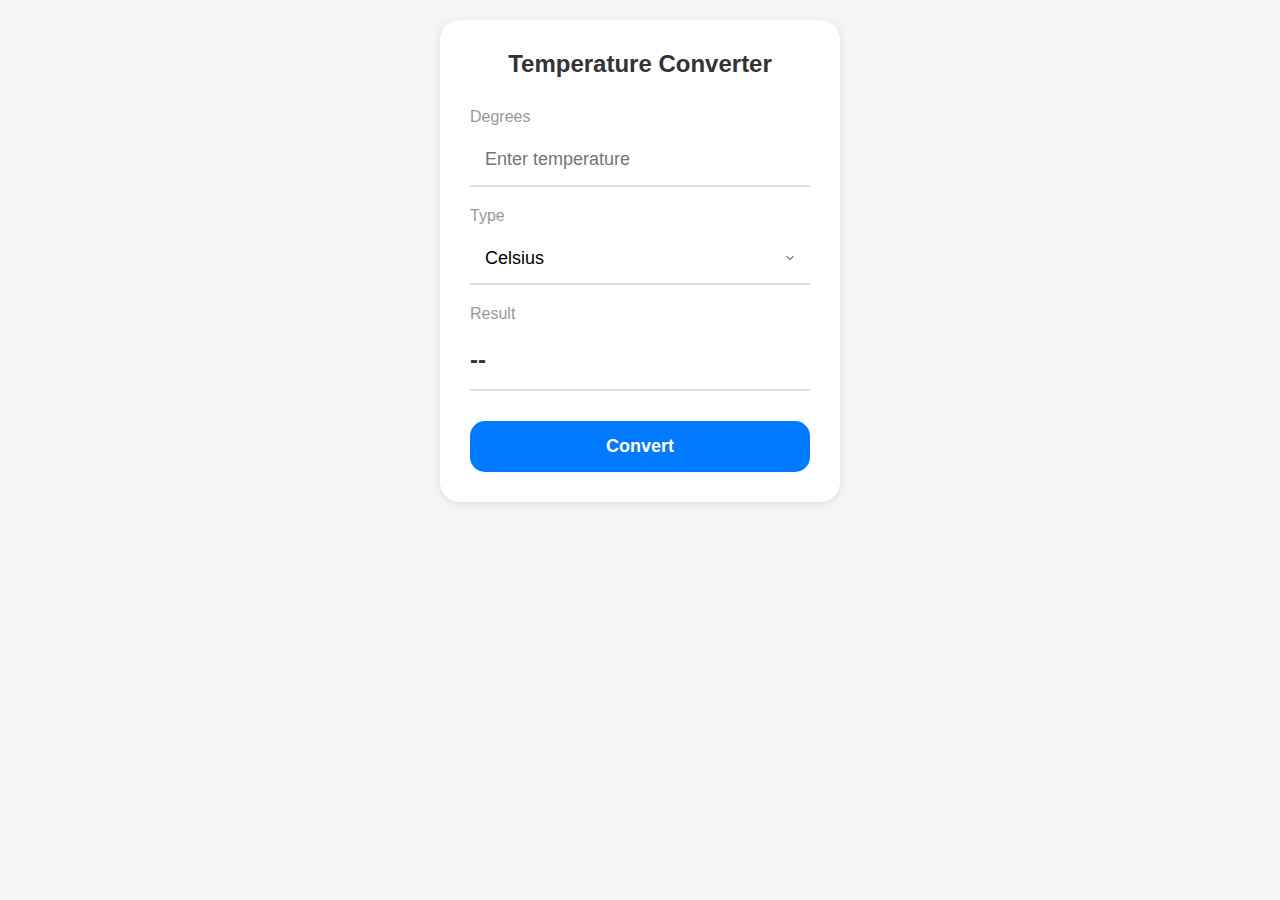
<file: Task-3/index.html>
<!DOCTYPE html>
<html lang="en">
<head>
    <meta charset="UTF-8">
    <meta name="viewport" content="width=device-width, initial-scale=1.0">
    <title>Temperature Converter</title>
    <link rel="stylesheet" href="styles.css">
</head>
<body>
    <div class="container">
        <h1>Temperature Converter</h1>
        <div class="input-group">
            <label for="temperature">Degrees</label>
            <input type="number" id="temperature" placeholder="Enter temperature">
        </div>
        <div class="input-group">
            <label for="unit">Type</label>
            <select id="unit">
                <option value="Celsius">Celsius</option>
                <option value="Fahrenheit">Fahrenheit</option>
                <option value="Kelvin">Kelvin</option>
            </select>
        </div>
        <div class="result-group">
            <label>Result</label>
            <div id="result">--</div>
        </div>
        <button id="convertBtn">Convert</button>
    </div>
    <script src="script.js"></script>
</body>
</html>
</file>
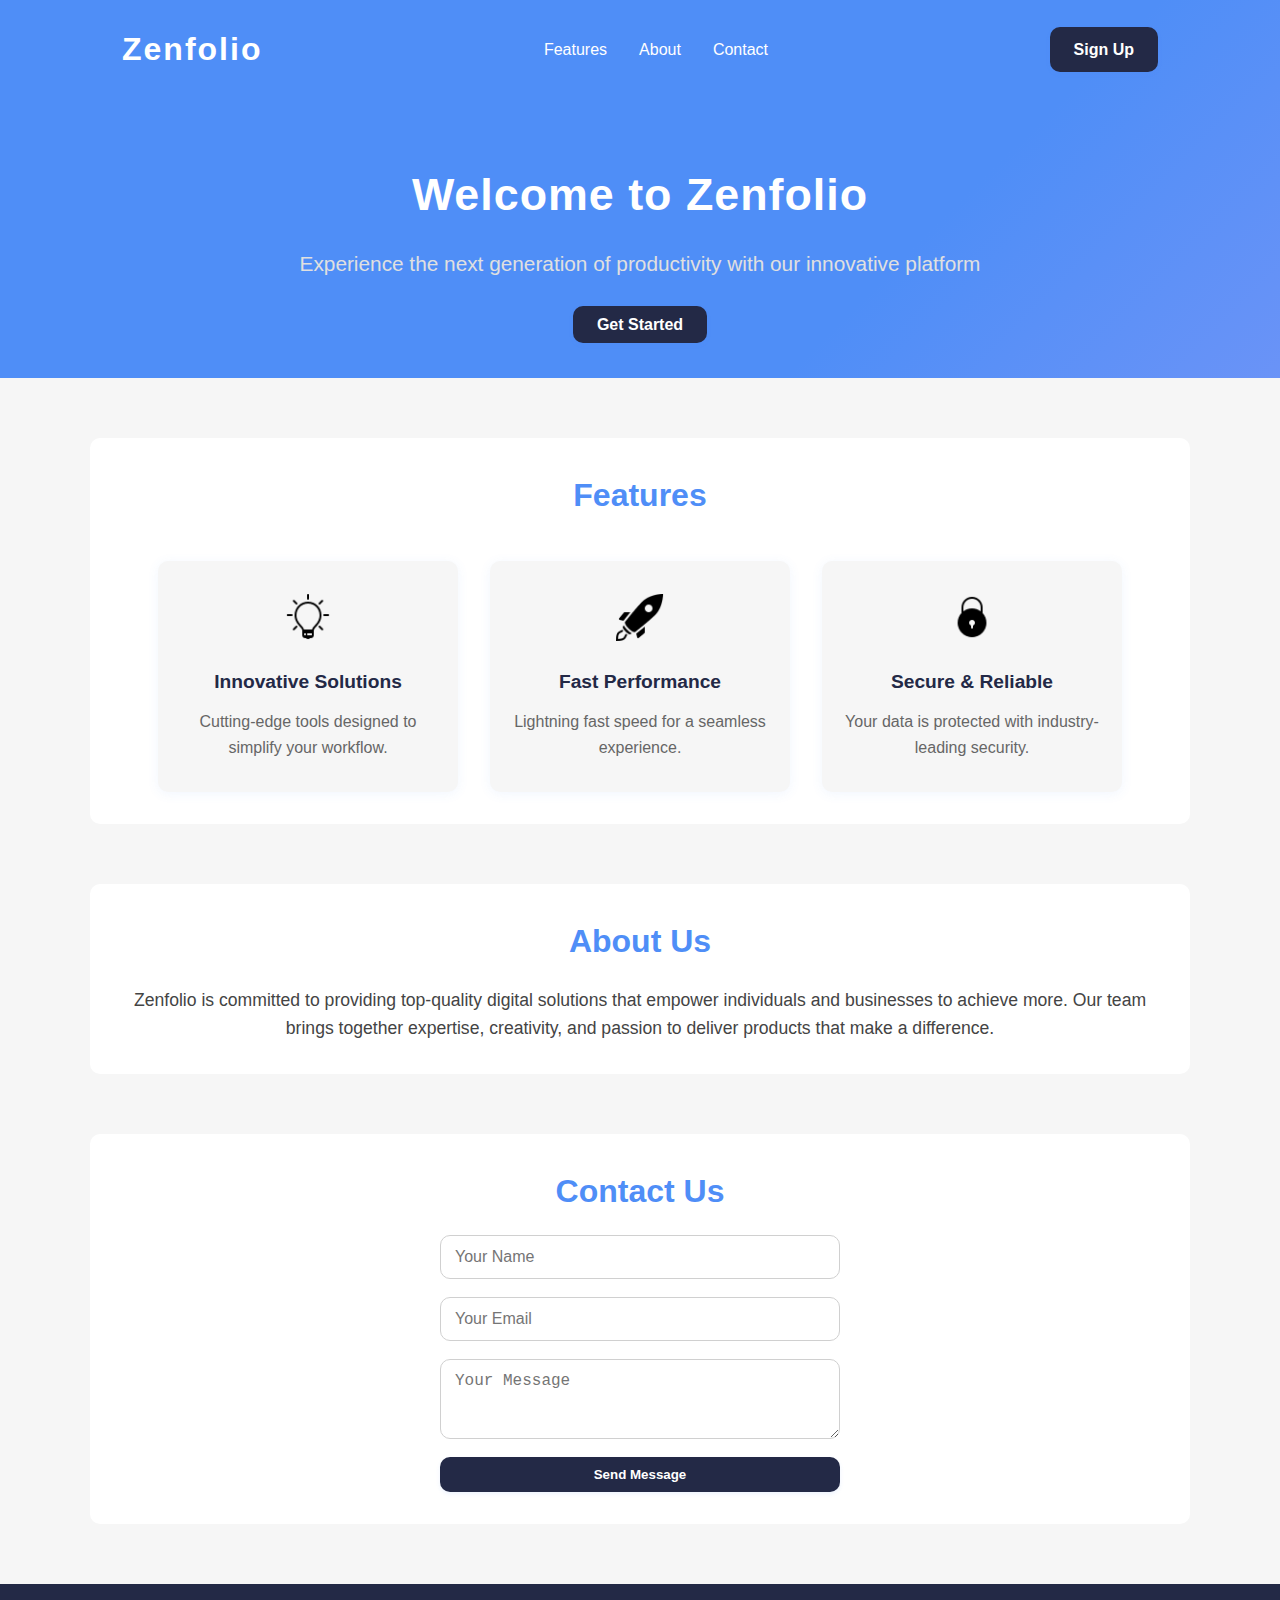
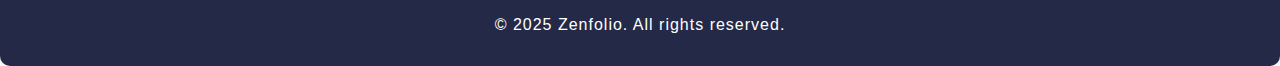
<file: Task-1/LandingPage.html>
<!DOCTYPE html>
<html lang="en">
<head>
    <meta charset="UTF-8">
    <meta name="viewport" content="width=device-width, initial-scale=1.0">
    <title>Landing Page</title>
    <link rel="stylesheet" href="format.css">
</head>
<body>
    <header>
        <nav class="navbar">
            <div class="logo">Zenfolio</div>
            <ul class="nav-links">
                <li><a href="#feature">Features</a></li>
                <li><a href="#about">About</a></li>
                <li><a href="#contact">Contact</a></li>
            </ul>
            <a href="#signup" class="btn-primary">Sign Up</a>
        </nav>
        <div class="hero">
            <h1>Welcome to Zenfolio</h1>
            <p>Experience the next generation of productivity with our innovative platform</p>
            <a href="#signup" class="btn-primary">Get Started</a>
        </div>
    </header>

    <section id="features" class="features-section">
        <h2>Features</h2>
        <div class="features-container">
            <div class="feature-card">
                <img src="light.png" alt="light">
                <h3>Innovative Solutions</h3>
                <p>Cutting-edge tools designed to simplify your workflow.</p>
            </div>
            <div class="feature-card">
                <img src="rocket.png" alt="rocket">
                <h3>Fast Performance</h3>
                <p>Lightning fast speed for a seamless experience.</p>
            </div>
            <div class="feature-card">
                <img src="lock.png" alt="lock">
                <h3>Secure  & Reliable</h3>
                <p>Your data is protected with industry-leading security.</p>
            </div>
        </div>
    </section>

    <section id="about" class="about-section">
        <h2>About Us</h2>
        <p>
            Zenfolio is committed to providing top-quality digital solutions that empower individuals and businesses to achieve more. Our team brings together expertise, creativity, and passion to deliver products that make a difference.
        </p>
    </section>

    <section id="contact" class="contact-section">
        <h2>Contact Us</h2>
        <form class="contact-form">
            <input type="text" placeholder="Your Name" required>
            <input type="email" placeholder="Your Email" required>
            <textarea placeholder="Your Message" required></textarea>
            <button type="submit" class="btn-primary">Send Message</button>
        </form>
    </section>

    <footer>
        <p>&copy; 2025 Zenfolio. All rights reserved.</p>
    </footer>
</body>
</html>
</file>
<file: Task-3/styles.css>
*{
    margin: 0;
    padding: 0;
    box-sizing: border-box;
}

body{
    font-family: -apple-system, BlinkMacSystemFont, 'Segoe UI', Roboto, sans-serif;
    background-color: #f5f5f5;
    padding: 20px;
}

.container{
    max-width: 400px;
    margin: 0 auto;
    background: white;
    border-radius: 20px;
    padding: 30px;
    box-shadow: 0 2px 10px rgba(0,0,0,0.1);
}

h1{
    text-align: center;
    margin-bottom: 30px;
    font-size: 24px;
    font-weight: 600;
    color: #333;
}

.input-group{
    margin-bottom: 20px;
}

.input-group label{
    display: block;
    margin-bottom: 8px;
    color: #999;
    font-size: 16px;
}

#temperature{
    width: 100%;
    padding: 15px;
    border: none;
    border-bottom: 2px solid #e0e0e0;
    font-size: 18px;
    background: transparent;
    outline: none;
}

#temperature:focus{
    border-bottom-color: #007AFF;
}

#unit{
    width: 100%;
    padding: 15px;
    border: none;
    border-bottom: 2px solid #e0e0e0;
    font-size: 18px;
    background: transparent;
    outline: none;
    appearance: none;
    background-image: url("data:image/svg+xml,%3csvg xmlns='http://www.w3.org/2000/svg' fill='none' viewBox='0 0 20 20'%3e%3cpath stroke='%236b7280' stroke-linecap='round' stroke-linejoin='round' stroke-width='1.5' d='M6 8l4 4 4-4'/%3e%3c/svg%3e");
    background-repeat: no-repeat;
    background-position: right 12px center;
    background-size: 16px;
    padding-right: 40px;
}

#unit:focus{
    border-bottom-color: #007AFF
}

.result-group{
    margin-bottom: 30px;
}

.result-group label{
    display: block;
    margin-bottom: 8px;
    color: #999;
    font-size: 16px;
}

#result{
    font-size: 24px;
    font-weight: 600;
    color: #333;
    padding: 15px 0;
    border-bottom: 2px solid #e0e0e0;
}

#convertBtn{
    width: 100%;
    padding: 15px;
    background: #007AFF;
    color: white;
    border: none;
    border-radius: 15px;
    font-size: 18px;
    font-weight: 600;
    cursor: pointer;
    transition: background-color 0.3s;
}

#converterBtn:hover{
    background: #0056CC;
}

#convertBtn:active{
    transform: translateY(1px);
}
</file>
<file: Task-1/format.css>
:root{
    --primary: #4F8EF7;
    --secondary: #fff;
    --accent: #232946;
    --background: #f6f6f6;
    --shadow: 0 4px 24px rgba(0,0,0,0,0,08);
    --radius: 10px;
    --max-width: 1100px;
}

*{
    box-sizing: border-box;
    margin: 0;
    padding: 0;
}

body{
    font-family: 'Segoe UI', 'Roboto', Arial, sans-serif;
    background: var(--background);
    color: var(--accent);
    line-height: 1.6;
}

header {
    background: linear-gradient(135deg, var(--primary) 70%, #6A93F7 100%);
    color: var(--secondary);
    padding-bottom: 40px;
    box-shadow: var(--shadow);
}

.navbar{
    display: flex;
    align-items: center;
    justify-content: space-between;
    max-width: var(--max-width);
    margin: 0 auto;
    padding: 24px 32px;
}

.logo{
    font-size: 2rem;
    font-weight: bold;
    letter-spacing: 2px;
}

.nav-links{
    list-style: none;
    display: flex;
    gap: 32px;
}

.nav-links a{
    color: var(--secondary);
    text-decoration: none;
    font-size: 1rem;
    transition: color 0.2s;
}

.nav-links a:hover{
    color:#e0e0e0;
}

.btn-primary{
    background: var(--accent);
    color: var(--secondary);
    padding: 10px 24px;
    border-radius: var(--radius);
    text-decoration: none;
    font-weight: 600;
    border: none;
    cursor: pointer;
    transition: background 0.2s;
    box-shadow: 0 2px 4px rgb(79,142,247,0.1);
}

.btn-primary:hover{
    background: #3656a7;
}

.hero{
    max-width: var(--max-width);
    margin: 60px auto 0 auto;
    text-align: center;
    padding: 0 32px;
}

.hero h1{
    font-size: 2.8rem;
    margin-bottom: 16px;
    font-weight: 800;
    letter-spacing: 1px;
}

.hero p{
    font-size: 1.3rem;
    margin-bottom: 32px;
    color: #e0e0e0;
}

.features-section{
    max-width: var(--max-width);
    margin: 60px auto;
    padding: 32px 0;
    background: var(--secondary);
    border-radius: var(--radius);
    box-shadow: var(--shadow);
}

.features-section h2{
    text-align: center;
    font-size: 2rem;
    margin-bottom: 40px;
    color: var(--primary);
    font-weight: 700;
}

.features-container{
    display: flex;
    justify-content: center;
    gap: 32px;
    flex-wrap: wrap;
}

.feature-card{
    background: var(--background);
    border-radius: var(--radius);
    box-shadow: 0 2px 12px rgba(79,142,247,0.08);
    padding: 32px 22px;
    text-align: center;
    width: 300px;
    transition: transform 0.2s, box-shadow 0.2s;
}

.feature-card:hover{
    transform: translateY(-6px) scale(1.04);
    box-shadow: 0 6px 32px rgba(79,142,247,0.12);
}

.feature-card img{
    width: 48px;
    margin-bottom: 18px;
}

.feature-card h3{
    font-size: 1.2rem;
    margin-bottom: 12px;
    color: var(--accent);
    font-weight: 600;
}

.feature-card p{
    color: #666;
    font-size: 1rem;
}

.about-section{
    max-width: var(--max-width);
    margin: 60px auto;
    padding: 32px 24px;
    background: var(--secondary);
    border-radius: var(--radius);
    box-shadow: var(--shadow);
    text-align: center;
}

.about-section h2{
    font-size: 2rem;
    color: var(--primary);
    margin-bottom: 18px;
}

.about-section p{
    font-size: 1.1rem;
    color: #444;
}

.contact-section{
    max-width: var(--max-width);
    margin: 60px auto;
    padding: 32px 24px;
    background: var(--secondary);
    border-radius: var(--radius);
    box-shadow: var(--shadow);    
}

.contact-section h2{
    font-size: 2rem;
    color: var(--primary);
    text-align: center;
    margin-bottom: 18px;
}

.contact-form{
    display: flex;
    flex-direction: column;
    gap: 18px;
    max-width: 400px;
    margin: 0 auto;
}

.contact-form input,
.contact-form textarea{
    padding: 12px 14px;
    border-radius: var(--radius);
    border: 1px solid #d0d0d0;
    font-size: 1rem;
    outline: none;
    transition: border-color 0.2s;
}

.contact-form input:focus,
.contact-form textarea:focus{
    border-color: var(--primary);
}

.contact-form textarea{
    min-height: 80px;
    resize: vertical;
}

footer{
    text-align: center;
    padding: 28px 0;
    background: var(--accent);
    color: var(--secondary);
    letter-spacing: 1px;
    font-size: 1rem;
    margin-top: 40px;
    border-radius: 0 0 var(--radius) var(--radius);
}

@media (max-width: 900px){
    .features-container{
        flex-direction: column;
        align-items: center;
        gap: 24px;
    }
    .navbar{
        flex-direction: column;
        gap: 18px;
        padding: 20px;
    }
    .hero{
        padding: 0 16px;
    }
    .feature-section, .about-section, .contact-section{
        padding: 24px 10px;;
    }
}
</file>
